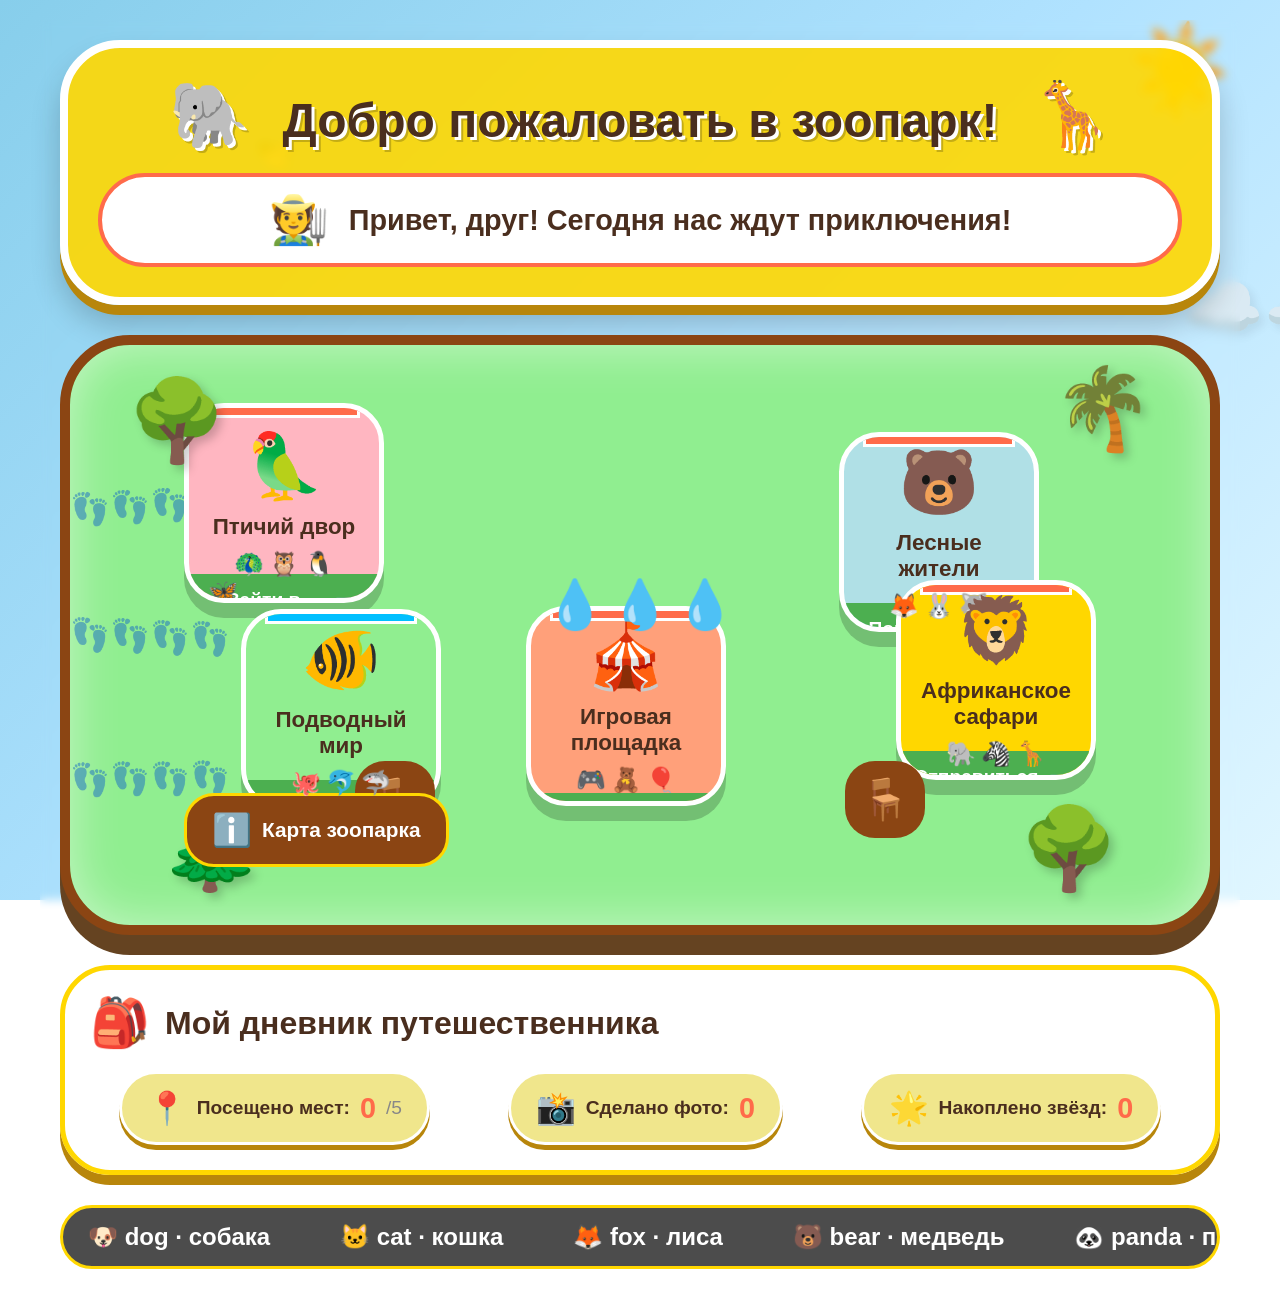
<file: index.html>
<!DOCTYPE html>
<html lang="ru">
<head>
    <meta charset="UTF-8">
    <meta name="viewport" content="width=device-width, initial-scale=1.0">
    <title>🐾 Зоопарк - карта приключений</title>
    <link rel="stylesheet" href="style.css">
</head>
<body>
    <!-- Анимированный фон -->
    <div class="animated-bg">
        <div class="sky-gradient"></div>
        <div class="floating-clouds">
            <div class="cloud" style="top: 10%; left: -10%; animation-duration: 40s;">☁️</div>
            <div class="cloud" style="top: 30%; right: -5%; animation-duration: 35s;">☁️☁️</div>
            <div class="cloud" style="bottom: 20%; left: 20%; animation-duration: 45s;">☁️☁️☁️</div>
            <div class="cloud" style="top: 50%; left: 60%; animation-duration: 38s;">☁️</div>
            <div class="cloud" style="bottom: 40%; right: 30%; animation-duration: 42s;">☁️☁️</div>
        </div>
        
        <!-- Летающие птицы -->
        <div class="flying-birds">
            <div class="bird" style="top: 15%; left: 20%; animation-delay: 0s;">🕊️</div>
            <div class="bird" style="top: 25%; left: 70%; animation-delay: 2s;">🕊️</div>
            <div class="bird" style="top: 45%; left: 30%; animation-delay: 4s;">🕊️</div>
            <div class="bird" style="top: 60%; left: 80%; animation-delay: 1s;">🕊️</div>
        </div>

        <!-- Солнце с лучами -->
        <div class="sun-with-rays">
            <div class="sun">☀️</div>
            <div class="ray"></div>
            <div class="ray"></div>
            <div class="ray"></div>
            <div class="ray"></div>
            <div class="ray"></div>
            <div class="ray"></div>
            <div class="ray"></div>
            <div class="ray"></div>
        </div>
    </div>

    <!-- Главный контейнер -->
    <div class="park-container">
        <!-- Вход в зоопарк -->
        <div class="entrance-gate">
            <h1 class="park-title">
                <span class="title-animal">🐘</span>
                Добро пожаловать в зоопарк!
                <span class="title-animal">🦒</span>
            </h1>
            
            <div class="welcome-message">
                <div class="zookeeper">
                    <span class="keeper-emoji">🧑‍🌾</span>
                    <span class="keeper-text">Привет, друг! Сегодня нас ждут приключения!</span>
                </div>
            </div>
        </div>

        <!-- Карта зоопарка -->
        <div class="park-map">
            <!-- Дорожки с анимацией -->
            <div class="animated-path path1">
                <div class="footprints">👣👣👣👣</div>
            </div>
            <div class="animated-path path2">
                <div class="footprints">👣👣👣👣</div>
            </div>
            <div class="animated-path path3">
                <div class="footprints">👣👣👣👣</div>
            </div>

            <!-- Вольеры с анимацией -->
            <a href="birds.html" class="enclosure birds-house">
                <div class="enclosure-roof"></div>
                <div class="enclosure-content">
                    <div class="enclosure-emoji">🦜</div>
                    <div class="enclosure-name">Птичий двор</div>
                    <div class="animal-previews">
                        <span>🦚</span>
                        <span>🦉</span>
                        <span>🐧</span>
                    </div>
                </div>
                <div class="enclosure-hover">
                    <span class="hover-text">Зайти в гости</span>
                    <span class="hover-arrow">➡️</span>
                </div>
                <!-- Анимированные птички над вольером -->
                <div class="flying-around">
                    <span class="flyer">🦋</span>
                    <span class="flyer">🐝</span>
                </div>
            </a>

            <a href="mammals.html" class="enclosure mammals-house">
                <div class="enclosure-roof"></div>
                <div class="enclosure-content">
                    <div class="enclosure-emoji">🐻</div>
                    <div class="enclosure-name">Лесные жители</div>
                    <div class="animal-previews">
                        <span>🦊</span>
                        <span>🐰</span>
                        <span>🐺</span>
                    </div>
                </div>
                <div class="enclosure-hover">
                    <span class="hover-text">Погладить зверей</span>
                    <span class="hover-arrow">➡️</span>
                </div>
            </a>

            <a href="aquarium.html" class="enclosure aquarium-house">
                <div class="enclosure-roof water-effect"></div>
                <div class="enclosure-content">
                    <div class="enclosure-emoji">🐠</div>
                    <div class="enclosure-name">Подводный мир</div>
                    <div class="animal-previews">
                        <span>🐙</span>
                        <span>🐬</span>
                        <span>🦈</span>
                    </div>
                </div>
                <div class="enclosure-hover">
                    <span class="hover-text">Нырнуть в глубину</span>
                    <span class="hover-arrow">➡️</span>
                </div>
                <!-- Пузырьки -->
                <div class="bubbles-animation">
                    <div class="bubble"></div>
                    <div class="bubble"></div>
                    <div class="bubble"></div>
                </div>
            </a>

            <a href="safari.html" class="enclosure safari-house">
                <div class="enclosure-roof"></div>
                <div class="enclosure-content">
                    <div class="enclosure-emoji">🦁</div>
                    <div class="enclosure-name">Африканское сафари</div>
                    <div class="animal-previews">
                        <span>🐘</span>
                        <span>🦓</span>
                        <span>🦒</span>
                    </div>
                </div>
                <div class="enclosure-hover">
                    <span class="hover-text">Отправиться в сафари</span>
                    <span class="hover-arrow">➡️</span>
                </div>
            </a>

            <a href="game.html" class="enclosure game-house">
                <div class="enclosure-roof"></div>
                <div class="enclosure-content">
                    <div class="enclosure-emoji">🎪</div>
                    <div class="enclosure-name">Игровая площадка</div>
                    <div class="animal-previews">
                        <span>🎮</span>
                        <span>🧸</span>
                        <span>🎈</span>
                    </div>
                </div>
                <div class="enclosure-hover">
                    <span class="hover-text">Поиграть!</span>
                    <span class="hover-arrow">➡️</span>
                </div>
            </a>

            <!-- Декоративные элементы -->
            <div class="park-tree tree1">🌳</div>
            <div class="park-tree tree2">🌴</div>
            <div class="park-tree tree3">🌲</div>
            <div class="park-tree tree4">🌳</div>
            
            <div class="park-bench bench1">🪑</div>
            <div class="park-bench bench2">🪑</div>
            
            <div class="water-fountain">
                <span class="fountain-water">💧</span>
                <span class="fountain-water">💧</span>
                <span class="fountain-water">💧</span>
            </div>

            <div class="information-board">
                <span class="info-icon">ℹ️</span>
                <span class="info-text">Карта зоопарка</span>
            </div>
        </div>

        <!-- Статистика путешественника -->
        <div class="traveler-stats">
            <div class="stats-card">
                <div class="stats-header">
                    <span class="stats-emoji">🎒</span>
                    <span class="stats-title">Мой дневник путешественника</span>
                </div>
                <div class="stats-content">
                    <div class="stat-item">
                        <span class="stat-icon">📍</span>
                        <span class="stat-label">Посещено мест:</span>
                        <span class="stat-value" id="visitedCount">0</span>
                        <span class="stat-total">/5</span>
                    </div>
                    <div class="stat-item">
                        <span class="stat-icon">📸</span>
                        <span class="stat-label">Сделано фото:</span>
                        <span class="stat-value" id="photosCount">0</span>
                    </div>
                    <div class="stat-item">
                        <span class="stat-icon">🌟</span>
                        <span class="stat-label">Накоплено звёзд:</span>
                        <span class="stat-value" id="starsCount">0</span>
                    </div>
                </div>
            </div>
        </div>

        <!-- Бегущая строка с животными -->
        <div class="animals-ticker">
            <div class="ticker-content">
                <span>🐶 dog · собака</span>
                <span>🐱 cat · кошка</span>
                <span>🦊 fox · лиса</span>
                <span>🐻 bear · медведь</span>
                <span>🐼 panda · панда</span>
                <span>🦁 lion · лев</span>
                <span>🐧 penguin · пингвин</span>
                <span>🐘 elephant · слон</span>
                <span>🦒 giraffe · жираф</span>
            </div>
        </div>
    </div>

    <script>
        // Обновление статистики
        function updateStats() {
            let visited = JSON.parse(localStorage.getItem('visitedEnclosures')) || [];
            let photos = JSON.parse(localStorage.getItem('photos')) || [];
            let stars = localStorage.getItem('stars') || 0;
            
            document.getElementById('visitedCount').textContent = visited.length;
            document.getElementById('photosCount').textContent = photos.length;
            document.getElementById('starsCount').textContent = stars;
        }
        
        updateStats();
        
        // Добавляем звёзды при посещении
        setInterval(updateStats, 1000);
    </script>
</body>
</html>
</file>
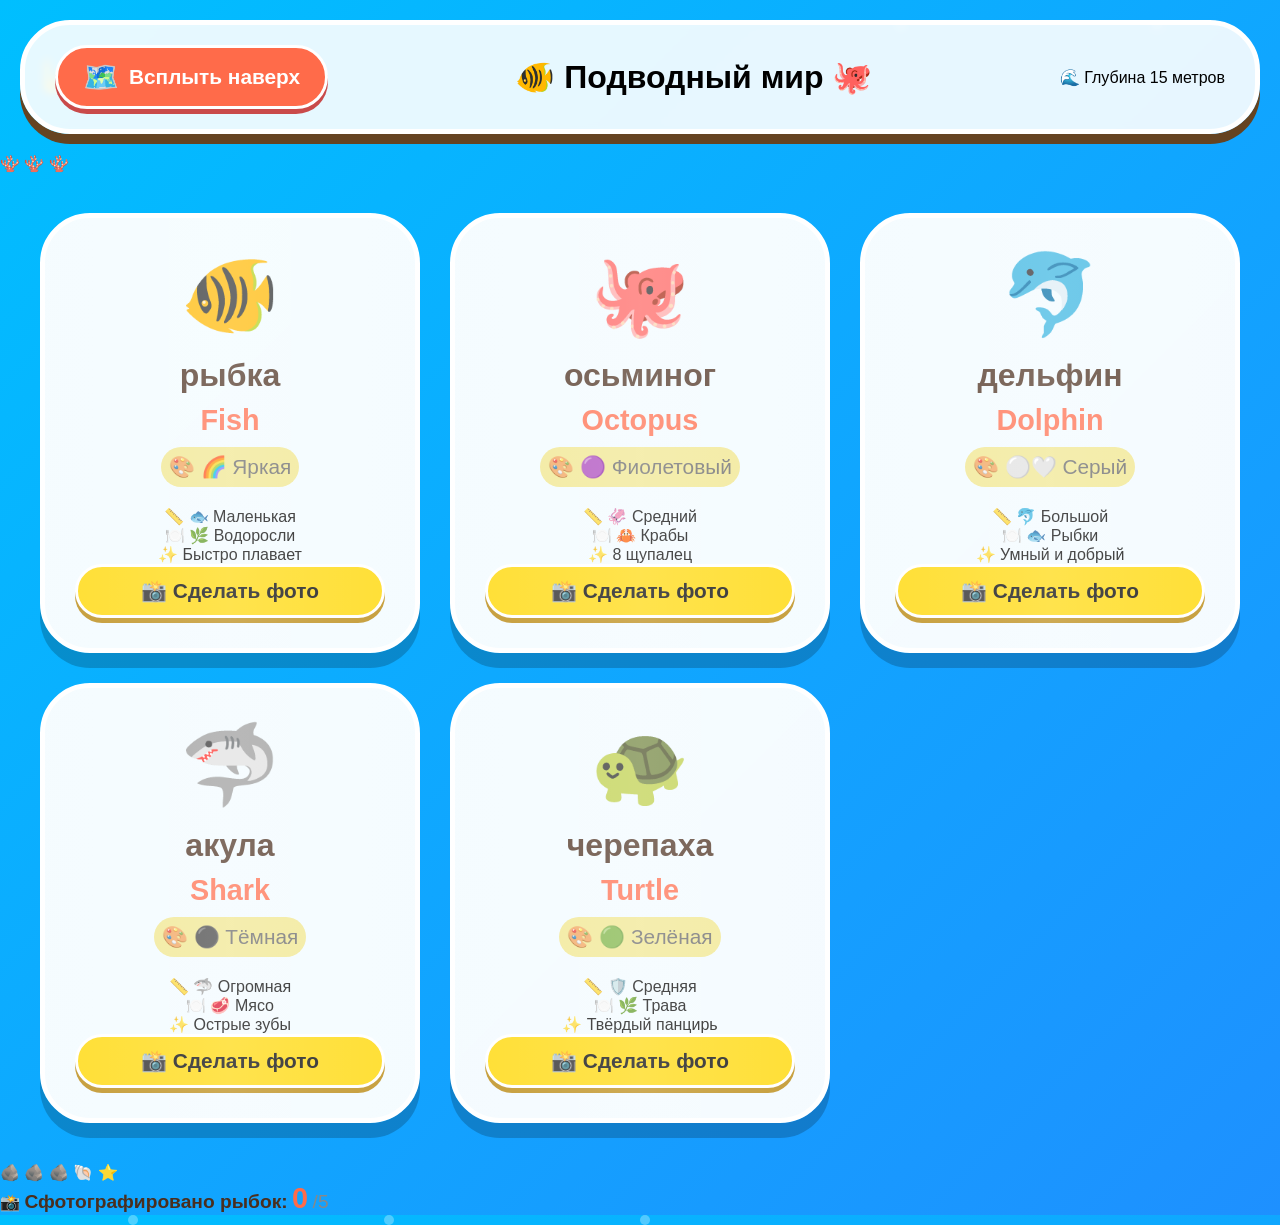
<file: aquarium.html>
<!DOCTYPE html>
<html lang="ru">
<head>
    <meta charset="UTF-8">
    <meta name="viewport" content="width=device-width, initial-scale=1.0">
    <title>🐠 Подводный мир · Зоопарк</title>
    <link rel="stylesheet" href="style.css">
</head>
<body class="enclosure-page aquarium-page">
    <!-- Подводный фон с пузырьками -->
    <div class="underwater-bg">
        <div class="water-surface"></div>
        <div class="bubbles-animation">
            <div class="bubble" style="left: 10%; animation-duration: 3s;"></div>
            <div class="bubble" style="left: 30%; animation-duration: 4s;"></div>
            <div class="bubble" style="left: 50%; animation-duration: 5s;"></div>
            <div class="bubble" style="left: 70%; animation-duration: 3.5s;"></div>
            <div class="bubble" style="left: 90%; animation-duration: 4.5s;"></div>
        </div>
        <div class="sun-rays-underwater">
            <div class="ray"></div>
            <div class="ray"></div>
            <div class="ray"></div>
        </div>
    </div>

    <!-- Шапка аквариума -->
    <div class="enclosure-header">
        <a href="index.html" class="map-return">
            <span class="return-icon">🗺️</span>
            Всплыть наверх
        </a>
        <h1 class="enclosure-title">
            <span class="title-deco">🐠</span>
            Подводный мир
            <span class="title-deco">🐙</span>
        </h1>
        <div class="depth-meter">
            <span class="depth-icon">🌊</span>
            Глубина 15 метров
        </div>
    </div>

    <!-- Аквариум -->
    <div class="aquarium-tank">
        <!-- Водоросли -->
        <div class="seaweed-group">
            <div class="seaweed seaweed1"></div>
            <div class="seaweed seaweed2"></div>
            <div class="seaweed seaweed3"></div>
            <div class="seaweed seaweed4"></div>
        </div>

        <!-- Кораллы -->
        <div class="coral-reef">
            <span class="coral">🪸</span>
            <span class="coral">🪸</span>
            <span class="coral">🪸</span>
        </div>

        <!-- Рыбки -->
        <div class="fish-grid" id="fishGrid"></div>

        <!-- Камушки на дне -->
        <div class="seabed">
            <span class="rock">🪨</span>
            <span class="rock">🪨</span>
            <span class="rock">🪨</span>
            <span class="shell">🐚</span>
            <span class="starfish">⭐</span>
        </div>
    </div>

    <!-- Статистика -->
    <div class="enclosure-stats">
        <div class="stat-badge">
            <span class="stat-emoji">📸</span>
            <span class="stat-label">Сфотографировано рыбок:</span>
            <span class="stat-value" id="fishCount">0</span>
            <span class="stat-total">/5</span>
        </div>
    </div>

    <script>
        // База данных морских обитателей
        const fish = [
            { 
                emoji: '🐠', 
                english: 'fish', 
                russian: 'рыбка', 
                color: '🌈 Яркая',
                size: '🐟 Маленькая',
                food: '🌿 Водоросли',
                feature: 'Быстро плавает'
            },
            { 
                emoji: '🐙', 
                english: 'octopus', 
                russian: 'осьминог', 
                color: '🟣 Фиолетовый',
                size: '🦑 Средний',
                food: '🦀 Крабы',
                feature: '8 щупалец'
            },
            { 
                emoji: '🐬', 
                english: 'dolphin', 
                russian: 'дельфин', 
                color: '⚪🤍 Серый',
                size: '🐬 Большой',
                food: '🐟 Рыбки',
                feature: 'Умный и добрый'
            },
            { 
                emoji: '🦈', 
                english: 'shark', 
                russian: 'акула', 
                color: '⚫ Тёмная',
                size: '🦈 Огромная',
                food: '🥩 Мясо',
                feature: 'Острые зубы'
            },
            { 
                emoji: '🐢', 
                english: 'turtle', 
                russian: 'черепаха', 
                color: '🟢 Зелёная',
                size: '🛡️ Средняя',
                food: '🌿 Трава',
                feature: 'Твёрдый панцирь'
            }
        ];

        let studiedFish = JSON.parse(localStorage.getItem('studiedFish')) || [];

        function renderFish() {
            const grid = document.getElementById('fishGrid');
            grid.innerHTML = '';
            
            fish.forEach((fishItem, index) => {
                const isLearned = studiedFish.includes(fishItem.english);
                const card = document.createElement('div');
                card.className = `fish-card ${isLearned ? 'learned' : ''}`;
                card.setAttribute('data-fish', fishItem.english);
                
                card.innerHTML = `
                    <div class="fish-emoji">${fishItem.emoji}</div>
                    <div class="fish-name">${fishItem.russian}</div>
                    <div class="fish-english">${fishItem.english}</div>
                    <div class="fish-details">
                        <div class="fish-color">🎨 ${fishItem.color}</div>
                        <div class="fish-size">📏 ${fishItem.size}</div>
                        <div class="fish-food">🍽️ ${fishItem.food}</div>
                        <div class="fish-feature">✨ ${fishItem.feature}</div>
                    </div>
                    <button class="learn-btn" onclick="learnFish('${fishItem.english}')">
                        ${isLearned ? '✅ Сфоткано' : '📸 Сделать фото'}
                    </button>
                `;
                
                grid.appendChild(card);
            });
            
            updateFishCount();
        }

        window.learnFish = function(fishName) {
            if (!studiedFish.includes(fishName)) {
                studiedFish.push(fishName);
                localStorage.setItem('studiedFish', JSON.stringify(studiedFish));
                
                let photos = JSON.parse(localStorage.getItem('photos')) || [];
                photos.push(`fish_${fishName}_${Date.now()}`);
                localStorage.setItem('photos', JSON.stringify(photos));
                
                let stars = parseInt(localStorage.getItem('stars')) || 0;
                stars += 1;
                localStorage.setItem('stars', stars);
                
                renderFish();
            }
        };

        function updateFishCount() {
            document.getElementById('fishCount').textContent = studiedFish.length;
        }

        renderFish();
    </script>
</body>
</html>
</file>
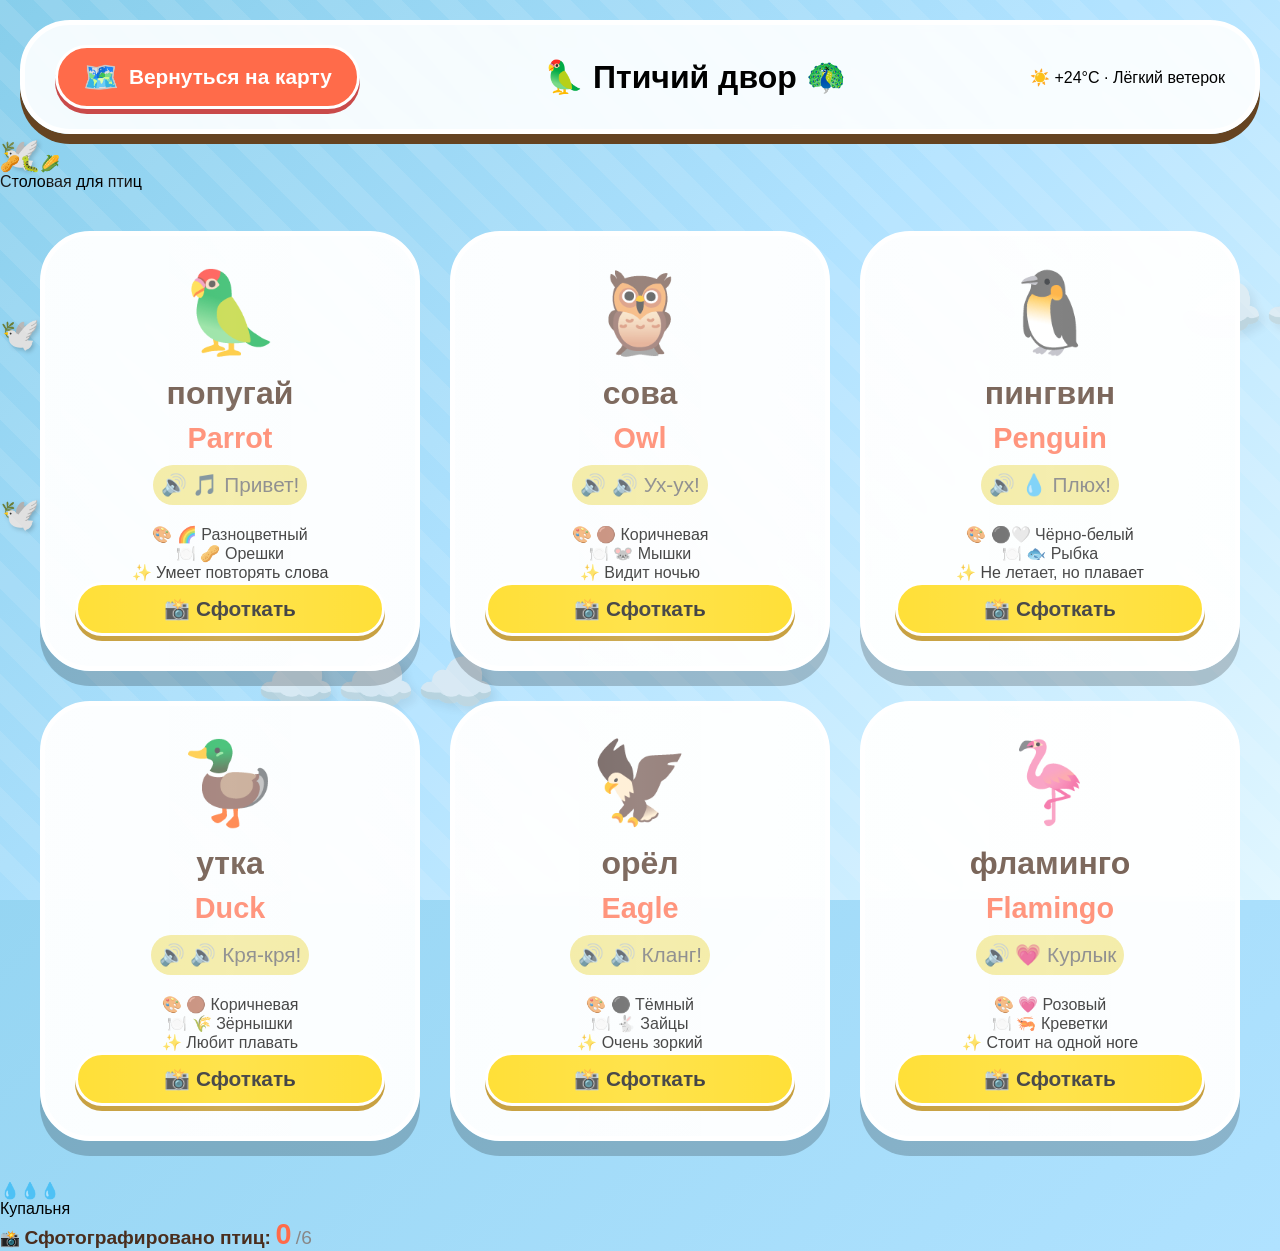
<file: birds.html>
<!DOCTYPE html>
<html lang="ru">
<head>
    <meta charset="UTF-8">
    <meta name="viewport" content="width=device-width, initial-scale=1.0">
    <title>🦜 Птичий двор · Зоопарк</title>
    <link rel="stylesheet" href="style.css">
</head>
<body class="enclosure-page birds-page">
    <!-- Фон с облаками и летающими птицами -->
    <div class="animated-bg">
        <div class="sky-gradient"></div>
        <div class="floating-clouds">
            <div class="cloud" style="top: 10%; left: -10%;">☁️</div>
            <div class="cloud" style="top: 30%; right: -5%;">☁️☁️</div>
            <div class="cloud" style="bottom: 20%; left: 20%;">☁️☁️☁️</div>
        </div>
        <div class="flying-birds">
            <div class="bird" style="top: 15%;">🕊️</div>
            <div class="bird" style="top: 35%; animation-delay: 2s;">🕊️</div>
            <div class="bird" style="top: 55%; animation-delay: 4s;">🕊️</div>
        </div>
    </div>

    <!-- Шапка вольера -->
    <div class="enclosure-header">
        <a href="index.html" class="map-return">
            <span class="return-icon">🗺️</span>
            Вернуться на карту
        </a>
        <h1 class="enclosure-title">
            <span class="title-deco">🦜</span>
            Птичий двор
            <span class="title-deco">🦚</span>
        </h1>
        <div class="weather-badge">
            <span class="weather-icon">☀️</span>
            +24°C · Лёгкий ветерок
        </div>
    </div>

    <!-- Птичий вольер -->
    <div class="aviary">
        <!-- Ветки для птиц -->
        <div class="branches">
            <div class="branch branch1"></div>
            <div class="branch branch2"></div>
            <div class="branch branch3"></div>
        </div>

        <!-- Кормушка -->
        <div class="bird-feeder">
            <div class="feeder">🥜🐛🌽</div>
            <div class="feeder-text">Столовая для птиц</div>
        </div>

        <!-- Сетка с птицами -->
        <div class="birds-grid" id="birdsGrid">
            <!-- Карточки добавляются через JS -->
        </div>

        <!-- Поилка -->
        <div class="water-bath">
            <div class="bath-water">💧💧💧</div>
            <div class="bath-text">Купальня</div>
        </div>
    </div>

    <!-- Счётчик изученных птиц -->
    <div class="enclosure-stats">
        <div class="stat-badge">
            <span class="stat-emoji">📸</span>
            <span class="stat-label">Сфотографировано птиц:</span>
            <span class="stat-value" id="birdsCount">0</span>
            <span class="stat-total">/6</span>
        </div>
    </div>

    <script>
        // База данных птиц
        const birds = [
            { 
                emoji: '🦜', 
                english: 'parrot', 
                russian: 'попугай', 
                sound: '🎵 Привет!',
                color: '🌈 Разноцветный',
                food: '🥜 Орешки',
                fact: 'Умеет повторять слова'
            },
            { 
                emoji: '🦉', 
                english: 'owl', 
                russian: 'сова', 
                sound: '🔊 Ух-ух!',
                color: '🟤 Коричневая',
                food: '🐭 Мышки',
                fact: 'Видит ночью'
            },
            { 
                emoji: '🐧', 
                english: 'penguin', 
                russian: 'пингвин', 
                sound: '💧 Плюх!',
                color: '⚫🤍 Чёрно-белый',
                food: '🐟 Рыбка',
                fact: 'Не летает, но плавает'
            },
            { 
                emoji: '🦆', 
                english: 'duck', 
                russian: 'утка', 
                sound: '🔊 Кря-кря!',
                color: '🟤 Коричневая',
                food: '🌾 Зёрнышки',
                fact: 'Любит плавать'
            },
            { 
                emoji: '🦅', 
                english: 'eagle', 
                russian: 'орёл', 
                sound: '🔊 Кланг!',
                color: '⚫ Тёмный',
                food: '🐇 Зайцы',
                fact: 'Очень зоркий'
            },
            { 
                emoji: '🦩', 
                english: 'flamingo', 
                russian: 'фламинго', 
                sound: '💗 Курлык',
                color: '💗 Розовый',
                food: '🦐 Креветки',
                fact: 'Стоит на одной ноге'
            }
        ];

        // Загружаем изученных птиц
        let studiedBirds = JSON.parse(localStorage.getItem('studiedBirds')) || [];

        // Отрисовка карточек
        function renderBirds() {
            const grid = document.getElementById('birdsGrid');
            grid.innerHTML = '';
            
            birds.forEach((bird, index) => {
                const isLearned = studiedBirds.includes(bird.english);
                const card = document.createElement('div');
                card.className = `bird-card ${isLearned ? 'learned' : ''}`;
                card.setAttribute('data-bird', bird.english);
                
                card.innerHTML = `
                    <div class="bird-emoji">${bird.emoji}</div>
                    <div class="bird-name">${bird.russian}</div>
                    <div class="bird-english">${bird.english}</div>
                    <div class="bird-details">
                        <div class="bird-sound">🔊 ${bird.sound}</div>
                        <div class="bird-color">🎨 ${bird.color}</div>
                        <div class="bird-food">🍽️ ${bird.food}</div>
                        <div class="bird-fact">✨ ${bird.fact}</div>
                    </div>
                    <button class="learn-btn" onclick="learnBird('${bird.english}')">
                        ${isLearned ? '✅ Изучено' : '📸 Сфоткать'}
                    </button>
                `;
                
                grid.appendChild(card);
            });
            
            updateBirdsCount();
        }

        // Функция изучения птицы
        window.learnBird = function(birdName) {
            if (!studiedBirds.includes(birdName)) {
                studiedBirds.push(birdName);
                localStorage.setItem('studiedBirds', JSON.stringify(studiedBirds));
                
                // Добавляем фото в альбом
                let photos = JSON.parse(localStorage.getItem('photos')) || [];
                photos.push(`bird_${birdName}_${Date.now()}`);
                localStorage.setItem('photos', JSON.stringify(photos));
                
                // Добавляем звёзды
                let stars = parseInt(localStorage.getItem('stars')) || 0;
                stars += 1;
                localStorage.setItem('stars', stars);
                
                renderBirds();
            }
        };

        // Обновление счётчика
        function updateBirdsCount() {
            document.getElementById('birdsCount').textContent = studiedBirds.length;
        }

        // Инициализация
        renderBirds();

        // Автообновление статистики
        setInterval(updateBirdsCount, 1000);
    </script>
</body>
</html>
</file>
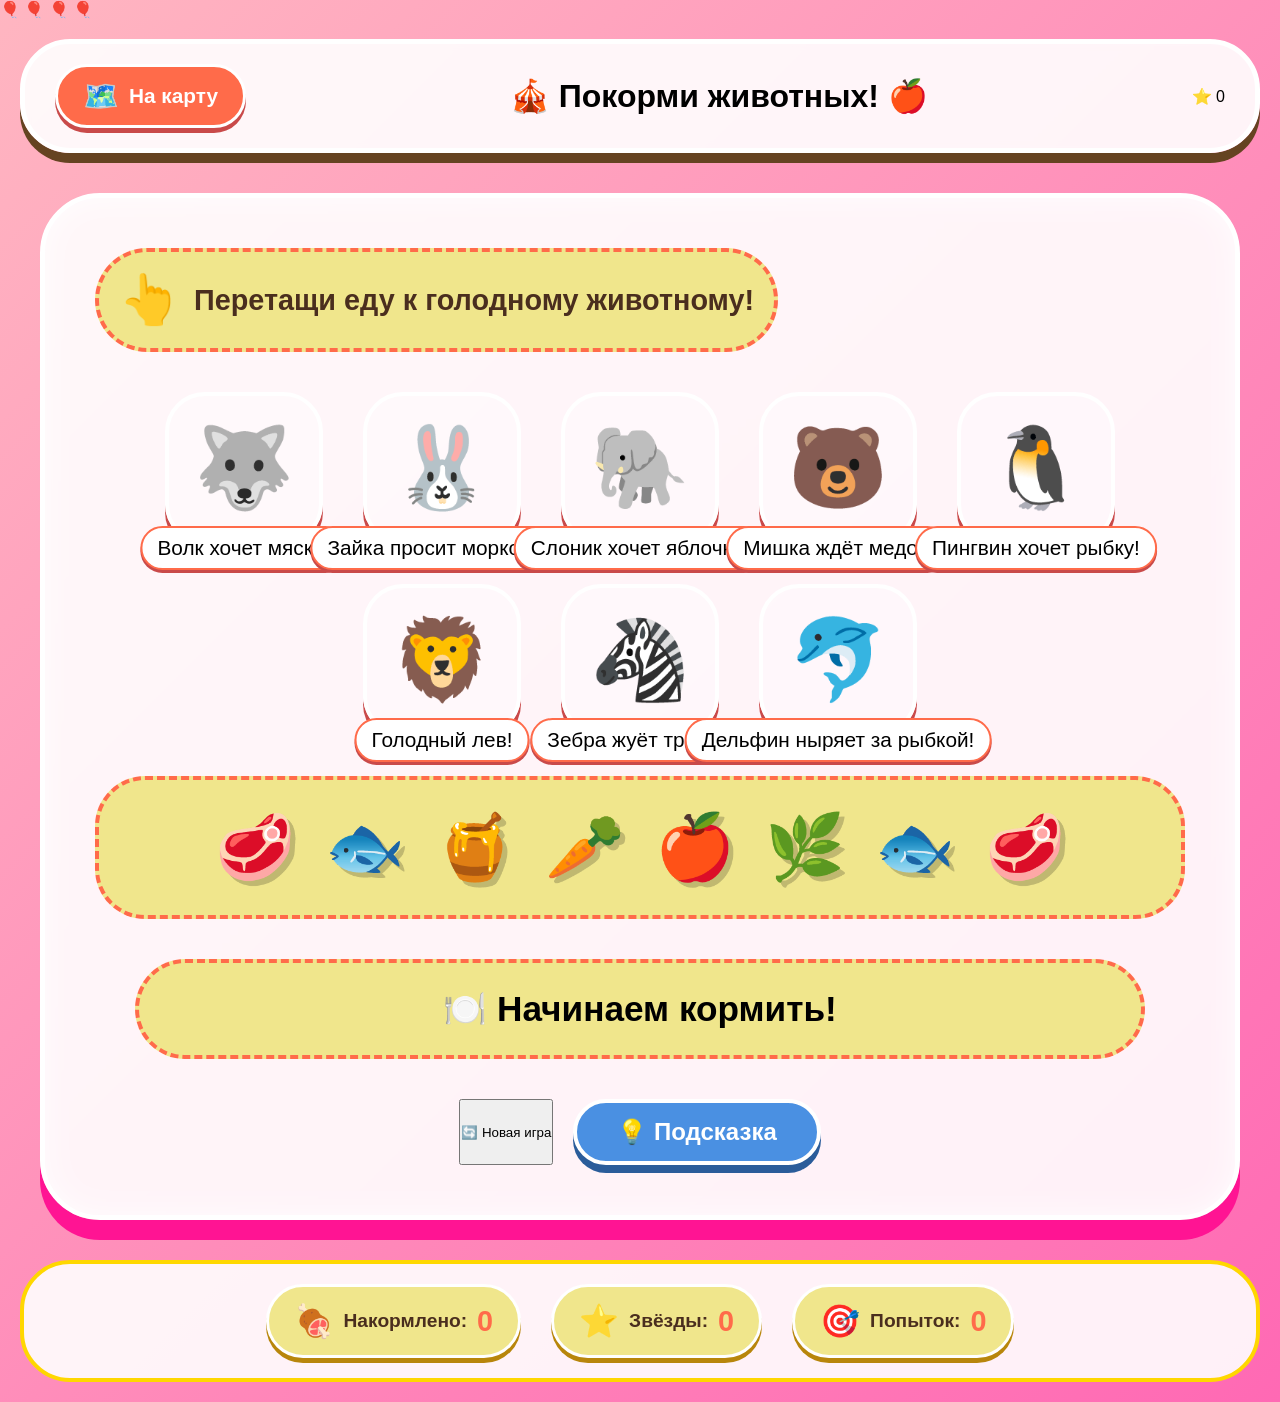
<file: game.html>
<!DOCTYPE html>
<html lang="ru">
<head>
    <meta charset="UTF-8">
    <meta name="viewport" content="width=device-width, initial-scale=1.0">
    <title>🎪 Покорми животных · Игра</title>
    <link rel="stylesheet" href="style.css">
</head>
<body class="game-page">
    <!-- Праздничный фон -->
    <div class="game-bg">
        <div class="balloons">
            <span class="balloon">🎈</span>
            <span class="balloon">🎈</span>
            <span class="balloon">🎈</span>
            <span class="balloon">🎈</span>
        </div>
        <div class="confetti"></div>
    </div>

    <!-- Шапка игры -->
    <div class="enclosure-header">
        <a href="index.html" class="map-return">
            <span class="return-icon">🗺️</span>
            На карту
        </a>
        <h1 class="enclosure-title">
            <span class="title-deco">🎪</span>
            Покорми животных!
            <span class="title-deco">🍎</span>
        </h1>
        <div class="game-score" id="gameScoreDisplay">
            <span class="score-icon">⭐</span>
            <span class="score-value" id="gameScore">0</span>
        </div>
    </div>

    <!-- Игровая зона -->
    <div class="game-zone">
        <div class="game-instructions">
            <div class="instruction-bubble">
                <span class="bubble-emoji">👆</span>
                <span class="bubble-text">Перетащи еду к голодному животному!</span>
            </div>
        </div>

        <!-- Голодные животные -->
        <div class="hungry-animals" id="hungryAnimals"></div>

        <!-- Еда -->
        <div class="food-items" id="foodItems">
            <div class="food-item" draggable="true" data-food="meat" data-animal="lion">🥩</div>
            <div class="food-item" draggable="true" data-food="fish" data-animal="penguin">🐟</div>
            <div class="food-item" draggable="true" data-food="honey" data-animal="bear">🍯</div>
            <div class="food-item" draggable="true" data-food="carrot" data-animal="rabbit">🥕</div>
            <div class="food-item" draggable="true" data-food="apple" data-animal="elephant">🍎</div>
            <div class="food-item" draggable="true" data-food="grass" data-animal="zebra">🌿</div>
            <div class="food-item" draggable="true" data-food="fish" data-animal="dolphin">🐟</div>
            <div class="food-item" draggable="true" data-food="meat" data-animal="wolf">🥩</div>
        </div>

        <!-- Сообщение игры -->
        <div class="game-message" id="gameMessage">
            🍽️ Начинаем кормить!
        </div>

        <!-- Кнопки -->
        <div class="game-buttons">
            <button class="new-game-btn" onclick="resetGame()">
                🔄 Новая игра
            </button>
            <button class="hint-btn" onclick="showHint()">
                💡 Подсказка
            </button>
        </div>
    </div>

    <!-- Статистика игры -->
    <div class="game-stats-panel">
        <div class="stat-item">
            <span class="stat-icon">🍖</span>
            <span class="stat-label">Накормлено:</span>
            <span class="stat-value" id="fedCount">0</span>
        </div>
        <div class="stat-item">
            <span class="stat-icon">⭐</span>
            <span class="stat-label">Звёзды:</span>
            <span class="stat-value" id="starsCount">0</span>
        </div>
        <div class="stat-item">
            <span class="stat-icon">🎯</span>
            <span class="stat-label">Попыток:</span>
            <span class="stat-value" id="attemptsCount">0</span>
        </div>
    </div>

    <style>
        /* Дополнительные стили для игры */
        .game-stats-panel {
            display: flex;
            justify-content: center;
            gap: 30px;
            background: rgba(255,255,255,0.9);
            padding: 20px;
            border-radius: 50px;
            margin: 20px;
            border: 4px solid #FFD700;
        }

        .game-buttons {
            display: flex;
            justify-content: center;
            gap: 20px;
            margin-top: 30px;
        }

        .hint-btn {
            background: #4A90E2;
            color: white;
            border: none;
            padding: 15px 40px;
            border-radius: 50px;
            font-size: 1.5rem;
            font-weight: 700;
            cursor: pointer;
            border: 4px solid white;
            box-shadow: 0 8px 0 #2A5C9A;
            transition: 0.1s;
        }

        .hint-btn:hover {
            transform: translateY(-3px);
            box-shadow: 0 11px 0 #2A5C9A;
        }

        .hint-btn:active {
            transform: translateY(8px);
            box-shadow: 0 0px 0 #2A5C9A;
        }

        .instruction-bubble {
            background: #F0E68C;
            padding: 20px;
            border-radius: 60px;
            display: inline-flex;
            align-items: center;
            gap: 15px;
            border: 4px dashed #FF6B4A;
            animation: pulse 2s infinite;
        }

        .bubble-emoji {
            font-size: 3rem;
        }

        .bubble-text {
            font-size: 1.8rem;
            font-weight: 700;
            color: #4A2E1E;
        }
    </style>

    <script>
        // База животных для игры
        const gameAnimals = [
            { emoji: '🦁', name: 'lion', food: '🥩', hungry: 'Голодный лев!' },
            { emoji: '🐧', name: 'penguin', food: '🐟', hungry: 'Пингвин хочет рыбку!' },
            { emoji: '🐻', name: 'bear', food: '🍯', hungry: 'Мишка ждёт медок!' },
            { emoji: '🐰', name: 'rabbit', food: '🥕', hungry: 'Зайка просит морковку!' },
            { emoji: '🐘', name: 'elephant', food: '🍎', hungry: 'Слоник хочет яблочко!' },
            { emoji: '🦓', name: 'zebra', food: '🌿', hungry: 'Зебра жуёт травку!' },
            { emoji: '🐬', name: 'dolphin', food: '🐟', hungry: 'Дельфин ныряет за рыбкой!' },
            { emoji: '🐺', name: 'wolf', food: '🥩', hungry: 'Волк хочет мяска!' }
        ];

        let fedAnimals = [];
        let attempts = 0;
        let gameStars = 0;

        // Загружаем звёзды
        gameStars = parseInt(localStorage.getItem('stars')) || 0;
        updateStars();

        function renderGame() {
            const container = document.getElementById('hungryAnimals');
            container.innerHTML = '';
            
            // Перемешиваем животных
            const shuffled = [...gameAnimals].sort(() => Math.random() - 0.5);
            
            shuffled.forEach(animal => {
                const isFed = fedAnimals.includes(animal.name);
                const slot = document.createElement('div');
                slot.className = `animal-slot ${isFed ? 'fed' : ''}`;
                slot.setAttribute('data-animal', animal.name);
                slot.setAttribute('data-food', animal.food);
                slot.setAttribute('data-hungry', animal.hungry);
                slot.innerHTML = animal.emoji;
                
                slot.addEventListener('dragover', (e) => e.preventDefault());
                slot.addEventListener('drop', (e) => {
                    e.preventDefault();
                    const food = e.dataTransfer.getData('text/plain');
                    feedAnimal(slot, food);
                });
                
                container.appendChild(slot);
            });
        }

        function feedAnimal(slot, food) {
            const animal = slot.dataset.animal;
            const message = document.getElementById('gameMessage');
            
            attempts++;
            document.getElementById('attemptsCount').textContent = attempts;
            
            if (fedAnimals.includes(animal)) {
                message.innerHTML = '😋 Это животное уже сытое!';
                message.style.background = '#FFB6C1';
                return;
            }
            
            if (food === slot.dataset.food) {
                slot.classList.add('fed');
                fedAnimals.push(animal);
                gameStars++;
                
                // Сохраняем звёзды
                localStorage.setItem('stars', gameStars);
                updateStars();
                
                message.innerHTML = '🎉 Правильно! Животное довольно! +1 звезда';
                message.style.background = '#90EE90';
                
                document.getElementById('fedCount').textContent = fedAnimals.length;
                
                // Проверка победы
                if (fedAnimals.length === gameAnimals.length) {
                    message.innerHTML = '🏆 Ты покормил всех животных! Молодец! +5 звёзд';
                    gameStars += 5;
                    localStorage.setItem('stars', gameStars);
                    updateStars();
                    
                    // Праздничная анимация
                    createConfetti();
                }
            } else {
                message.innerHTML = '😕 Это животное не ест такую еду!';
                message.style.background = '#FFB6C1';
            }
        }

        function resetGame() {
            fedAnimals = [];
            attempts = 0;
            document.getElementById('fedCount').textContent = '0';
            document.getElementById('attemptsCount').textContent = '0';
            document.getElementById('gameMessage').innerHTML = '🍽️ Новая игра! Корми животных!';
            document.getElementById('gameMessage').style.background = '#F0E68C';
            renderGame();
        }

        function showHint() {
            const hungryLeft = gameAnimals.length - fedAnimals.length;
            alert(`🐾 Осталось покормить ${hungryLeft} животных! Каждый любит свою еду.`);
        }

        function updateStars() {
            document.getElementById('gameScore').textContent = gameStars;
            document.getElementById('starsCount').textContent = gameStars;
        }

        function createConfetti() {
            for (let i = 0; i < 10; i++) {
                setTimeout(() => {
                    const confetti = document.createElement('div');
                    confetti.innerHTML = '🎉';
                    confetti.style.position = 'fixed';
                    confetti.style.left = Math.random() * 100 + '%';
                    confetti.style.top = '-50px';
                    confetti.style.fontSize = '3rem';
                    confetti.style.zIndex = '1000';
                    confetti.style.animation = `fall ${Math.random() * 3 + 2}s linear`;
                    document.body.appendChild(confetti);
                    
                    setTimeout(() => confetti.remove(), 5000);
                }, i * 200);
            }
        }

        // Drag and drop
        document.querySelectorAll('.food-item').forEach(item => {
            item.addEventListener('dragstart', (e) => {
                e.dataTransfer.setData('text/plain', e.target.dataset.food);
                e.target.style.opacity = '0.5';
            });
            item.addEventListener('dragend', (e) => {
                e.target.style.opacity = '1';
            });
        });

        // Анимация падения
        const style = document.createElement('style');
        style.textContent = `
            @keyframes fall {
                0% { transform: translateY(0) rotate(0deg); }
                100% { transform: translateY(100vh) rotate(360deg); }
            }
        `;
        document.head.appendChild(style);

        // Старт игры
        renderGame();
    </script>
</body>
</html>
</file>
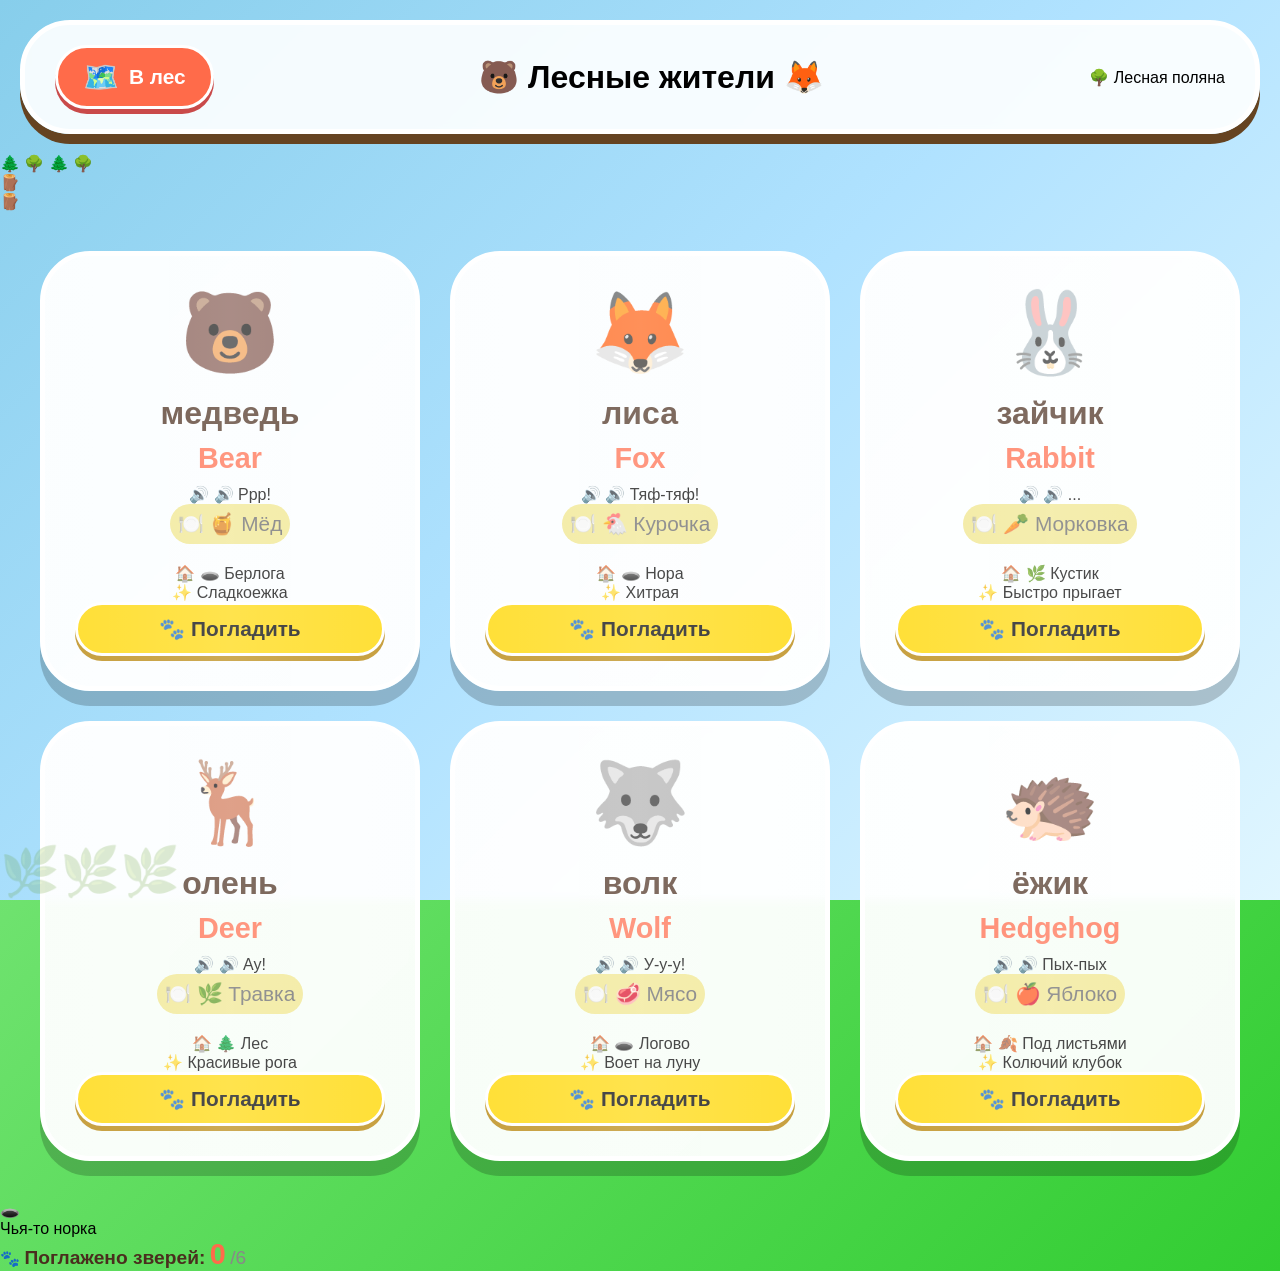
<file: mammals.html>
<!DOCTYPE html>
<html lang="ru">
<head>
    <meta charset="UTF-8">
    <meta name="viewport" content="width=device-width, initial-scale=1.0">
    <title>🐻 Лесные жители · Зоопарк</title>
    <link rel="stylesheet" href="style.css">
</head>
<body class="enclosure-page mammals-page">
    <!-- Лесной фон -->
    <div class="animated-bg">
        <div class="sky-gradient"></div>
        <div class="forest-bg">
            <div class="tree-line"></div>
            <div class="falling-leaves">
                <span class="leaf">🍂</span>
                <span class="leaf">🍃</span>
                <span class="leaf">🍁</span>
            </div>
        </div>
    </div>

    <!-- Шапка вольера -->
    <div class="enclosure-header">
        <a href="index.html" class="map-return">
            <span class="return-icon">🗺️</span>
            В лес
        </a>
        <h1 class="enclosure-title">
            <span class="title-deco">🐻</span>
            Лесные жители
            <span class="title-deco">🦊</span>
        </h1>
        <div class="weather-badge">
            <span class="weather-icon">🌳</span>
            Лесная поляна
        </div>
    </div>

    <!-- Лесной вольер -->
    <div class="forest-enclosure">
        <!-- Деревья -->
        <div class="forest-trees">
            <span class="forest-tree">🌲</span>
            <span class="forest-tree">🌳</span>
            <span class="forest-tree">🌲</span>
            <span class="forest-tree">🌳</span>
        </div>

        <!-- Пеньки для сидения -->
        <div class="stumps">
            <div class="stump">🪵</div>
            <div class="stump">🪵</div>
        </div>

        <!-- Сетка с животными -->
        <div class="mammals-grid" id="mammalsGrid"></div>

        <!-- Берлога -->
        <div class="den">
            <div class="den-entrance">🕳️</div>
            <div class="den-text">Чья-то норка</div>
        </div>
    </div>

    <!-- Статистика -->
    <div class="enclosure-stats">
        <div class="stat-badge">
            <span class="stat-emoji">🐾</span>
            <span class="stat-label">Поглажено зверей:</span>
            <span class="stat-value" id="mammalsCount">0</span>
            <span class="stat-total">/6</span>
        </div>
    </div>

    <script>
        // База данных лесных животных
        const mammals = [
            { 
                emoji: '🐻', 
                english: 'bear', 
                russian: 'медведь', 
                sound: '🔊 Ррр!',
                food: '🍯 Мёд',
                home: '🕳️ Берлога',
                trait: 'Сладкоежка'
            },
            { 
                emoji: '🦊', 
                english: 'fox', 
                russian: 'лиса', 
                sound: '🔊 Тяф-тяф!',
                food: '🐔 Курочка',
                home: '🕳️ Нора',
                trait: 'Хитрая'
            },
            { 
                emoji: '🐰', 
                english: 'rabbit', 
                russian: 'зайчик', 
                sound: '🔊 ...',
                food: '🥕 Морковка',
                home: '🌿 Кустик',
                trait: 'Быстро прыгает'
            },
            { 
                emoji: '🦌', 
                english: 'deer', 
                russian: 'олень', 
                sound: '🔊 Ау!',
                food: '🌿 Травка',
                home: '🌲 Лес',
                trait: 'Красивые рога'
            },
            { 
                emoji: '🐺', 
                english: 'wolf', 
                russian: 'волк', 
                sound: '🔊 У-у-у!',
                food: '🥩 Мясо',
                home: '🕳️ Логово',
                trait: 'Воет на луну'
            },
            { 
                emoji: '🦔', 
                english: 'hedgehog', 
                russian: 'ёжик', 
                sound: '🔊 Пых-пых',
                food: '🍎 Яблоко',
                home: '🍂 Под листьями',
                trait: 'Колючий клубок'
            }
        ];

        let studiedMammals = JSON.parse(localStorage.getItem('studiedMammals')) || [];

        function renderMammals() {
            const grid = document.getElementById('mammalsGrid');
            grid.innerHTML = '';
            
            mammals.forEach((mammal, index) => {
                const isLearned = studiedMammals.includes(mammal.english);
                const card = document.createElement('div');
                card.className = `mammal-card ${isLearned ? 'learned' : ''}`;
                card.setAttribute('data-mammal', mammal.english);
                
                card.innerHTML = `
                    <div class="mammal-emoji">${mammal.emoji}</div>
                    <div class="mammal-name">${mammal.russian}</div>
                    <div class="mammal-english">${mammal.english}</div>
                    <div class="mammal-details">
                        <div class="mammal-sound">🔊 ${mammal.sound}</div>
                        <div class="mammal-food">🍽️ ${mammal.food}</div>
                        <div class="mammal-home">🏠 ${mammal.home}</div>
                        <div class="mammal-trait">✨ ${mammal.trait}</div>
                    </div>
                    <button class="learn-btn" onclick="learnMammal('${mammal.english}')">
                        ${isLearned ? '✅ Поглажен' : '🐾 Погладить'}
                    </button>
                `;
                
                grid.appendChild(card);
            });
            
            updateMammalsCount();
        }

        window.learnMammal = function(mammalName) {
            if (!studiedMammals.includes(mammalName)) {
                studiedMammals.push(mammalName);
                localStorage.setItem('studiedMammals', JSON.stringify(studiedMammals));
                
                let photos = JSON.parse(localStorage.getItem('photos')) || [];
                photos.push(`mammal_${mammalName}_${Date.now()}`);
                localStorage.setItem('photos', JSON.stringify(photos));
                
                let stars = parseInt(localStorage.getItem('stars')) || 0;
                stars += 1;
                localStorage.setItem('stars', stars);
                
                renderMammals();
            }
        };

        function updateMammalsCount() {
            document.getElementById('mammalsCount').textContent = studiedMammals.length;
        }

        renderMammals();
    </script>
</body>
</html>
</file>
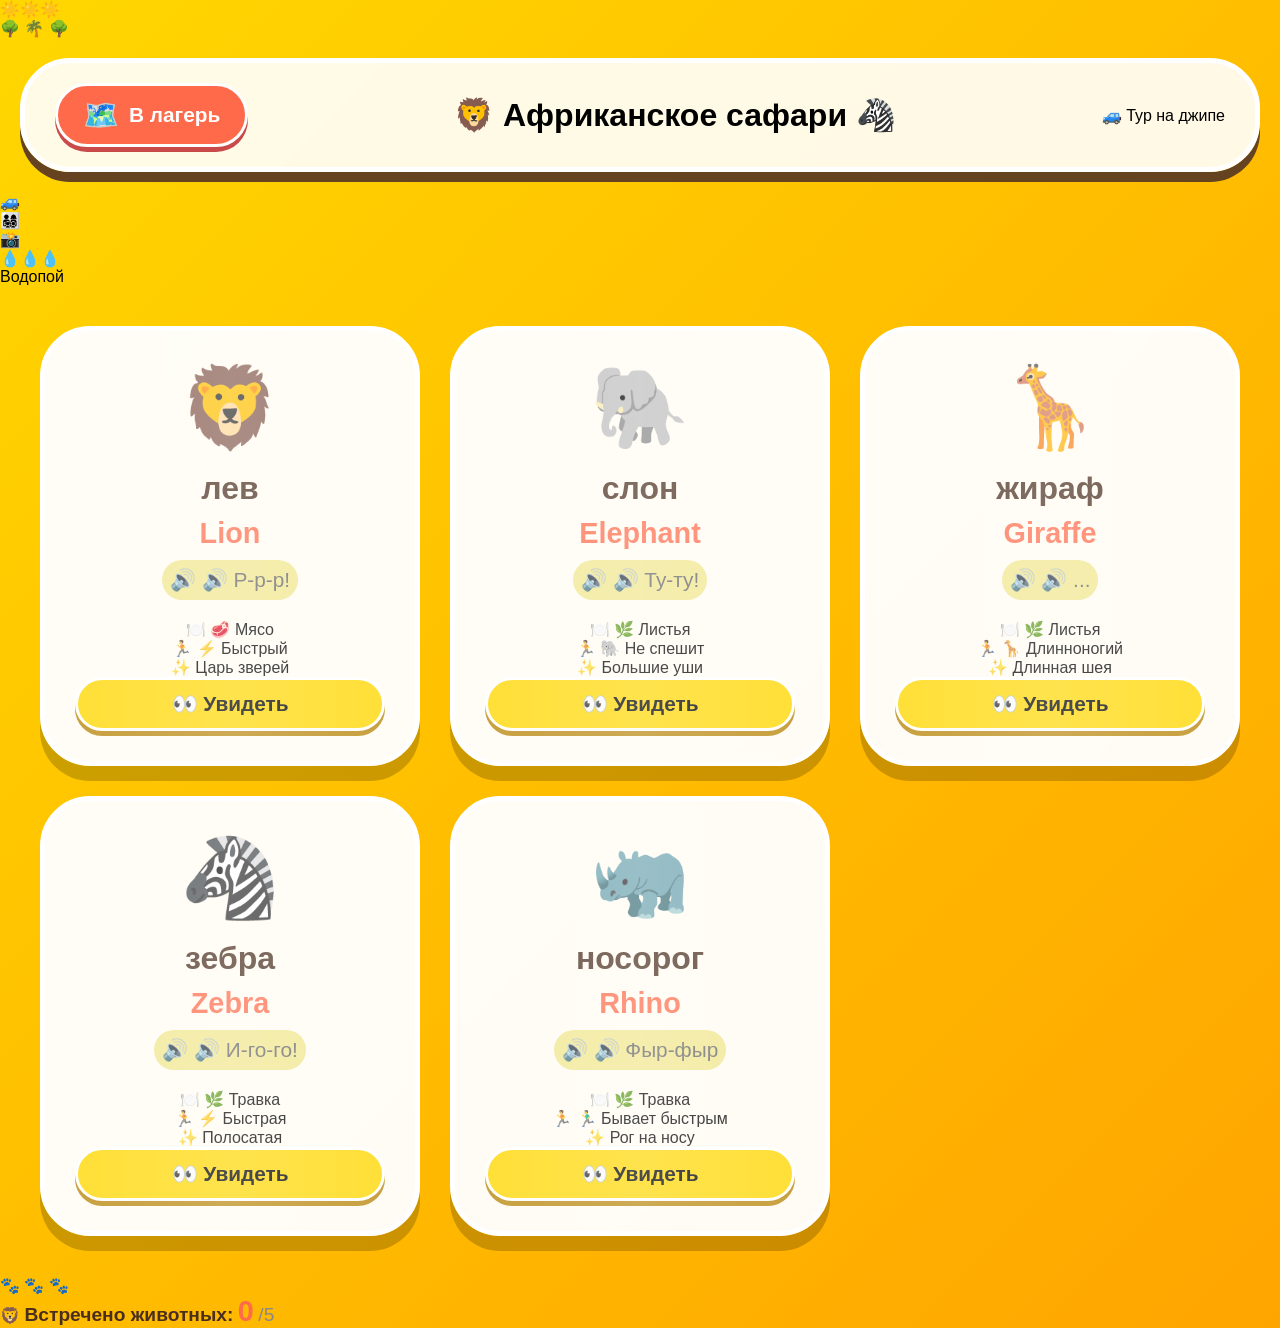
<file: safari.html>
<!DOCTYPE html>
<html lang="ru">
<head>
    <meta charset="UTF-8">
    <meta name="viewport" content="width=device-width, initial-scale=1.0">
    <title>🦁 Африканское сафари · Зоопарк</title>
    <link rel="stylesheet" href="style.css">
</head>
<body class="enclosure-page safari-page">
    <!-- Фон саванны -->
    <div class="savanna-bg">
        <div class="hot-sun">☀️☀️☀️</div>
        <div class="savanna-grass">
            <div class="grass-blade"></div>
            <div class="grass-blade"></div>
            <div class="grass-blade"></div>
            <div class="grass-blade"></div>
        </div>
        <div class="acacia-trees">
            <span class="acacia">🌳</span>
            <span class="acacia">🌴</span>
            <span class="acacia">🌳</span>
        </div>
        <div class="heat-wave"></div>
    </div>

    <!-- Шапка сафари -->
    <div class="enclosure-header">
        <a href="index.html" class="map-return">
            <span class="return-icon">🗺️</span>
            В лагерь
        </a>
        <h1 class="enclosure-title">
            <span class="title-deco">🦁</span>
            Африканское сафари
            <span class="title-deco">🦓</span>
        </h1>
        <div class="safari-jeep">
            <span class="jeep-icon">🚙</span>
            <span class="jeep-text">Тур на джипе</span>
        </div>
    </div>

    <!-- Зона сафари -->
    <div class="safari-zone">
        <!-- Джип с туристами -->
        <div class="tour-jeep">
            <div class="jeep">🚙</div>
            <div class="tourists">👨‍👩‍👧‍👦</div>
            <div class="camera-flash">📸</div>
        </div>

        <!-- Водопой -->
        <div class="watering-hole">
            <div class="water-pool">💧💧💧</div>
            <div class="water-label">Водопой</div>
        </div>

        <!-- Животные сафари -->
        <div class="safari-grid" id="safariGrid"></div>

        <!-- Следы на песке -->
        <div class="animal-tracks">
            <span class="track">🐾</span>
            <span class="track">🐾</span>
            <span class="track">🐾</span>
        </div>
    </div>

    <!-- Статистика -->
    <div class="enclosure-stats">
        <div class="stat-badge">
            <span class="stat-emoji">🦁</span>
            <span class="stat-label">Встречено животных:</span>
            <span class="stat-value" id="safariCount">0</span>
            <span class="stat-total">/5</span>
        </div>
    </div>

    <script>
        // База данных африканских животных
        const safariAnimals = [
            { 
                emoji: '🦁', 
                english: 'lion', 
                russian: 'лев', 
                sound: '🔊 Р-р-р!',
                food: '🥩 Мясо',
                speed: '⚡ Быстрый',
                trait: 'Царь зверей'
            },
            { 
                emoji: '🐘', 
                english: 'elephant', 
                russian: 'слон', 
                sound: '🔊 Ту-ту!',
                food: '🌿 Листья',
                speed: '🐘 Не спешит',
                trait: 'Большие уши'
            },
            { 
                emoji: '🦒', 
                english: 'giraffe', 
                russian: 'жираф', 
                sound: '🔊 ...',
                food: '🌿 Листья',
                speed: '🦒 Длинноногий',
                trait: 'Длинная шея'
            },
            { 
                emoji: '🦓', 
                english: 'zebra', 
                russian: 'зебра', 
                sound: '🔊 И-го-го!',
                food: '🌿 Травка',
                speed: '⚡ Быстрая',
                trait: 'Полосатая'
            },
            { 
                emoji: '🦏', 
                english: 'rhino', 
                russian: 'носорог', 
                sound: '🔊 Фыр-фыр',
                food: '🌿 Травка',
                speed: '🏃‍♂️ Бывает быстрым',
                trait: 'Рог на носу'
            }
        ];

        let studiedSafari = JSON.parse(localStorage.getItem('studiedSafari')) || [];

        function renderSafari() {
            const grid = document.getElementById('safariGrid');
            grid.innerHTML = '';
            
            safariAnimals.forEach((animal, index) => {
                const isLearned = studiedSafari.includes(animal.english);
                const card = document.createElement('div');
                card.className = `safari-card ${isLearned ? 'learned' : ''}`;
                card.setAttribute('data-animal', animal.english);
                
                card.innerHTML = `
                    <div class="safari-emoji">${animal.emoji}</div>
                    <div class="safari-name">${animal.russian}</div>
                    <div class="safari-english">${animal.english}</div>
                    <div class="safari-details">
                        <div class="safari-sound">🔊 ${animal.sound}</div>
                        <div class="safari-food">🍽️ ${animal.food}</div>
                        <div class="safari-speed">🏃 ${animal.speed}</div>
                        <div class="safari-trait">✨ ${animal.trait}</div>
                    </div>
                    <button class="learn-btn" onclick="learnSafari('${animal.english}')">
                        ${isLearned ? '✅ Встречено' : '👀 Увидеть'}
                    </button>
                `;
                
                grid.appendChild(card);
            });
            
            updateSafariCount();
        }

        window.learnSafari = function(animalName) {
            if (!studiedSafari.includes(animalName)) {
                studiedSafari.push(animalName);
                localStorage.setItem('studiedSafari', JSON.stringify(studiedSafari));
                
                let photos = JSON.parse(localStorage.getItem('photos')) || [];
                photos.push(`safari_${animalName}_${Date.now()}`);
                localStorage.setItem('photos', JSON.stringify(photos));
                
                let stars = parseInt(localStorage.getItem('stars')) || 0;
                stars += 1;
                localStorage.setItem('stars', stars);
                
                renderSafari();
            }
        };

        function updateSafariCount() {
            document.getElementById('safariCount').textContent = studiedSafari.length;
        }

        renderSafari();
    </script>
</body>
</html>
</file>
<file: style.css>
/* ===== ОСНОВНЫЕ СТИЛИ ===== */
* {
    margin: 0;
    padding: 0;
    box-sizing: border-box;
}

body {
    font-family: 'Segoe UI', 'Comic Sans MS', cursive, sans-serif;
    overflow-x: hidden;
    min-height: 100vh;
}

/* ===== АНИМИРОВАННЫЙ ФОН ===== */
.animated-bg {
    position: fixed;
    top: 0;
    left: 0;
    width: 100%;
    height: 100%;
    z-index: -1;
    overflow: hidden;
}

.sky-gradient {
    position: absolute;
    width: 100%;
    height: 100%;
    background: linear-gradient(135deg, #87CEEB 0%, #B0E2FF 50%, #E0F6FF 100%);
    animation: skyPulse 10s infinite alternate;
}

@keyframes skyPulse {
    0% { filter: brightness(1); }
    50% { filter: brightness(1.1); }
    100% { filter: brightness(1); }
}

/* ===== ОБЛАКА ===== */
.floating-clouds {
    position: absolute;
    width: 100%;
    height: 100%;
}

.cloud {
    position: absolute;
    font-size: 4rem;
    opacity: 0.7;
    animation: floatCloud linear infinite;
    filter: drop-shadow(5px 5px 5px rgba(0,0,0,0.1));
    white-space: nowrap;
}

@keyframes floatCloud {
    from { transform: translateX(-100px); }
    to { transform: translateX(calc(100vw + 100px)); }
}

/* ===== ЛЕТАЮЩИЕ ПТИЦЫ ===== */
.flying-birds {
    position: absolute;
    width: 100%;
    height: 100%;
    pointer-events: none;
}

.bird {
    position: absolute;
    font-size: 2rem;
    animation: flyBird 8s linear infinite;
    filter: drop-shadow(2px 2px 2px rgba(0,0,0,0.2));
}

@keyframes flyBird {
    0% {
        transform: translateX(-50px) translateY(0) rotate(0deg);
    }
    25% {
        transform: translateX(25vw) translateY(-30px) rotate(5deg);
    }
    50% {
        transform: translateX(50vw) translateY(0) rotate(0deg);
    }
    75% {
        transform: translateX(75vw) translateY(-20px) rotate(-5deg);
    }
    100% {
        transform: translateX(calc(100vw + 50px)) translateY(0) rotate(0deg);
    }
}

/* ===== СОЛНЦЕ С ЛУЧАМИ ===== */
.sun-with-rays {
    position: absolute;
    top: 20px;
    right: 50px;
    width: 100px;
    height: 100px;
}

.sun {
    position: absolute;
    font-size: 5rem;
    animation: spin 20s linear infinite;
}

@keyframes spin {
    from { transform: rotate(0deg); }
    to { transform: rotate(360deg); }
}

.ray {
    position: absolute;
    width: 4px;
    height: 30px;
    background: #FFD700;
    top: 40px;
    left: 45px;
    transform-origin: bottom;
    animation: rayPulse 2s infinite alternate;
}

.ray:nth-child(2) { transform: rotate(45deg); animation-delay: 0.2s; }
.ray:nth-child(3) { transform: rotate(90deg); animation-delay: 0.4s; }
.ray:nth-child(4) { transform: rotate(135deg); animation-delay: 0.6s; }
.ray:nth-child(5) { transform: rotate(180deg); animation-delay: 0.8s; }
.ray:nth-child(6) { transform: rotate(225deg); animation-delay: 1s; }
.ray:nth-child(7) { transform: rotate(270deg); animation-delay: 1.2s; }
.ray:nth-child(8) { transform: rotate(315deg); animation-delay: 1.4s; }
.ray:nth-child(9) { transform: rotate(360deg); animation-delay: 1.6s; }

@keyframes rayPulse {
    0% { opacity: 0.3; height: 20px; }
    100% { opacity: 1; height: 40px; }
}

/* ===== ГЛАВНЫЙ КОНТЕЙНЕР ===== */
.park-container {
    max-width: 1200px;
    margin: 20px auto;
    padding: 20px;
    position: relative;
    z-index: 1;
    backdrop-filter: blur(5px);
}

/* ===== ВХОД В ЗООПАРК ===== */
.entrance-gate {
    background: rgba(255, 215, 0, 0.9);
    border-radius: 60px;
    padding: 30px;
    margin-bottom: 30px;
    border: 8px solid white;
    box-shadow: 0 10px 0 #B8860B, 0 20px 30px rgba(0,0,0,0.2);
    transform-origin: center;
    animation: gateAppear 1s ease-out;
}

@keyframes gateAppear {
    from {
        opacity: 0;
        transform: scale(0.8) translateY(-50px);
    }
    to {
        opacity: 1;
        transform: scale(1) translateY(0);
    }
}

.park-title {
    font-size: 3rem;
    text-align: center;
    color: #4A2E1E;
    text-shadow: 3px 3px 0 white, 5px 5px 0 rgba(0,0,0,0.2);
    margin-bottom: 20px;
}

.title-animal {
    display: inline-block;
    font-size: 4rem;
    margin: 0 20px;
    animation: bounce 1s infinite;
}

@keyframes bounce {
    0%, 100% { transform: translateY(0); }
    50% { transform: translateY(-15px); }
}

/* ===== СМОТРИТЕЛЬ ЗООПАРКА ===== */
.zookeeper {
    display: flex;
    align-items: center;
    justify-content: center;
    gap: 20px;
    background: white;
    padding: 15px 30px;
    border-radius: 50px;
    border: 4px solid #FF6B4A;
    animation: wave 2s infinite;
}

@keyframes wave {
    0%, 100% { transform: rotate(0deg); }
    25% { transform: rotate(5deg); }
    75% { transform: rotate(-5deg); }
}

.keeper-emoji {
    font-size: 3rem;
    animation: blink 3s infinite;
}

@keyframes blink {
    0%, 90%, 100% { transform: scaleY(1); }
    95% { transform: scaleY(0.2); }
}

.keeper-text {
    font-size: 1.8rem;
    font-weight: 700;
    color: #4A2E1E;
}

/* ===== КАРТА ЗООПАРКА ===== */
.park-map {
    position: relative;
    background: #90EE90;
    border-radius: 70px;
    padding: 60px 40px;
    min-height: 600px;
    border: 10px solid #8B4513;
    box-shadow: 0 20px 0 #654321, inset 0 0 50px rgba(255,255,255,0.5);
    margin-bottom: 30px;
    overflow: hidden;
}

/* Анимированные дорожки */
.animated-path {
    position: absolute;
    width: 100%;
    height: 40px;
    overflow: hidden;
}

.path1 {
    top: 20%;
    left: 0;
    transform: skewY(-3deg);
}

.path2 {
    top: 50%;
    left: 0;
    transform: skewY(2deg);
}

.path3 {
    top: 70%;
    left: 0;
    transform: skewY(-1deg);
}

.footprints {
    position: absolute;
    font-size: 2rem;
    white-space: nowrap;
    animation: walkFootprints 15s linear infinite;
    color: #8B4513;
    opacity: 0.5;
}

@keyframes walkFootprints {
    from { transform: translateX(-100%); }
    to { transform: translateX(100%); }
}

/* ===== ВОЛЬЕРЫ ===== */
.enclosure {
    position: absolute;
    width: 200px;
    height: 200px;
    background: white;
    border-radius: 40px;
    text-decoration: none;
    color: #333;
    border: 5px solid white;
    box-shadow: 0 15px 0 rgba(0,0,0,0.2);
    transition: all 0.3s;
    cursor: pointer;
    overflow: hidden;
}

.enclosure:hover {
    transform: translateY(-15px) scale(1.05);
    box-shadow: 0 25px 0 rgba(0,0,0,0.2);
    z-index: 100;
}

.enclosure:hover .enclosure-hover {
    bottom: 0;
}

.enclosure-roof {
    position: absolute;
    top: -20px;
    left: 10%;
    width: 80%;
    height: 30px;
    background: #FF6B4A;
    border-radius: 20px 20px 0 0;
    border: 3px solid white;
}

.water-effect {
    background: #00BFFF;
    animation: waterWave 2s infinite;
}

@keyframes waterWave {
    0%, 100% { transform: translateY(0); }
    50% { transform: translateY(-5px); }
}

.enclosure-content {
    position: relative;
    z-index: 2;
    display: flex;
    flex-direction: column;
    align-items: center;
    justify-content: center;
    height: 100%;
    padding: 20px;
}

.enclosure-emoji {
    font-size: 4rem;
    margin-bottom: 10px;
    animation: wiggle 3s infinite;
}

@keyframes wiggle {
    0%, 100% { transform: rotate(0deg); }
    25% { transform: rotate(10deg); }
    75% { transform: rotate(-10deg); }
}

.enclosure-name {
    font-size: 1.4rem;
    font-weight: 700;
    text-align: center;
    margin-bottom: 10px;
    color: #4A2E1E;
}

.animal-previews {
    display: flex;
    gap: 5px;
    font-size: 1.5rem;
}

.animal-previews span {
    animation: peek 2s infinite;
}

@keyframes peek {
    0%, 100% { transform: translateY(0); }
    50% { transform: translateY(-5px); }
}

/* Расположение вольеров */
.birds-house {
    top: 10%;
    left: 10%;
    background: #FFB6C1;
}

.mammals-house {
    top: 15%;
    right: 15%;
    background: #B0E0E6;
}

.aquarium-house {
    bottom: 20%;
    left: 15%;
    background: #90EE90;
}

.safari-house {
    bottom: 25%;
    right: 10%;
    background: #FFD700;
}

.game-house {
    top: 45%;
    left: 40%;
    background: #FFA07A;
}

/* Ховер эффект */
.enclosure-hover {
    position: absolute;
    bottom: -50px;
    left: 0;
    width: 100%;
    background: #4CAF50;
    color: white;
    padding: 15px;
    text-align: center;
    transition: 0.3s;
    display: flex;
    align-items: center;
    justify-content: center;
    gap: 10px;
}

.hover-text {
    font-size: 1.2rem;
    font-weight: 700;
}

.hover-arrow {
    font-size: 1.5rem;
    animation: arrowMove 1s infinite;
}

@keyframes arrowMove {
    0%, 100% { transform: translateX(0); }
    50% { transform: translateX(5px); }
}

/* Летающие вокруг */
.flying-around {
    position: absolute;
    width: 100%;
    height: 100%;
    pointer-events: none;
}

.flyer {
    position: absolute;
    font-size: 1.5rem;
    animation: flyAround 5s infinite;
}

.flyer:nth-child(1) {
    top: -20px;
    left: 10%;
    animation-delay: 0s;
}

.flyer:nth-child(2) {
    bottom: -20px;
    right: 10%;
    animation-delay: 2s;
}

@keyframes flyAround {
    0%, 100% { transform: translate(0, 0) rotate(0deg); }
    25% { transform: translate(20px, -20px) rotate(10deg); }
    50% { transform: translate(-20px, 20px) rotate(-10deg); }
    75% { transform: translate(20px, 20px) rotate(5deg); }
}

/* Пузырьки для аквариума */
.bubbles-animation {
    position: absolute;
    width: 100%;
    height: 100%;
    top: 0;
    left: 0;
    pointer-events: none;
}

.bubble {
    position: absolute;
    width: 10px;
    height: 10px;
    background: rgba(255,255,255,0.6);
    border-radius: 50%;
    animation: bubble 3s infinite;
}

.bubble:nth-child(1) {
    left: 20%;
    bottom: -10px;
    animation-delay: 0s;
}

.bubble:nth-child(2) {
    left: 50%;
    bottom: -10px;
    animation-delay: 1s;
}

.bubble:nth-child(3) {
    left: 80%;
    bottom: -10px;
    animation-delay: 2s;
}

@keyframes bubble {
    0% {
        transform: translateY(0) scale(1);
        opacity: 1;
    }
    100% {
        transform: translateY(-150px) scale(2);
        opacity: 0;
    }
}

/* ===== ДЕРЕВЬЯ ===== */
.park-tree {
    position: absolute;
    font-size: 5rem;
    filter: drop-shadow(5px 5px 5px rgba(0,0,0,0.2));
    animation: sway 5s infinite alternate;
}

@keyframes sway {
    from { transform: rotate(-5deg); }
    to { transform: rotate(5deg); }
}

.tree1 { top: 5%; left: 5%; }
.tree2 { top: 3%; right: 5%; }
.tree3 { bottom: 5%; left: 8%; }
.tree4 { bottom: 5%; right: 8%; }

/* ===== СКАМЕЙКИ ===== */
.park-bench {
    position: absolute;
    font-size: 2.5rem;
    background: #8B4513;
    padding: 15px;
    border-radius: 30px;
    color: white;
}

.bench1 { bottom: 15%; left: 25%; }
.bench2 { bottom: 15%; right: 25%; }

/* ===== ФОНТАН ===== */
.water-fountain {
    position: absolute;
    top: 40%;
    left: 50%;
    transform: translateX(-50%);
    font-size: 3rem;
    display: flex;
    gap: 5px;
}

.fountain-water {
    animation: waterDrop 1s infinite;
}

.fountain-water:nth-child(1) { animation-delay: 0s; }
.fountain-water:nth-child(2) { animation-delay: 0.3s; }
.fountain-water:nth-child(3) { animation-delay: 0.6s; }

@keyframes waterDrop {
    0%, 100% { transform: translateY(0); opacity: 1; }
    50% { transform: translateY(-20px); opacity: 0.5; }
}

/* ===== ИНФОРМАЦИОННАЯ ТАБЛИЧКА ===== */
.information-board {
    position: absolute;
    bottom: 10%;
    left: 10%;
    background: #8B4513;
    color: white;
    padding: 15px 25px;
    border-radius: 30px;
    display: flex;
    align-items: center;
    gap: 10px;
    border: 3px solid #FFD700;
    animation: pulse 2s infinite;
}

@keyframes pulse {
    0%, 100% { transform: scale(1); }
    50% { transform: scale(1.05); }
}

.info-icon {
    font-size: 2rem;
}

.info-text {
    font-size: 1.3rem;
    font-weight: 700;
}

/* ===== СТАТИСТИКА ПУТЕШЕСТВЕННИКА ===== */
.traveler-stats {
    margin: 30px 0;
}

.stats-card {
    background: rgba(255,255,255,0.95);
    border-radius: 50px;
    padding: 25px;
    border: 5px solid #FFD700;
    box-shadow: 0 10px 0 #B8860B;
    backdrop-filter: blur(5px);
}

.stats-header {
    display: flex;
    align-items: center;
    gap: 15px;
    margin-bottom: 20px;
    font-size: 2rem;
    color: #4A2E1E;
}

.stats-emoji {
    font-size: 3rem;
    animation: bounce 2s infinite;
}

.stats-title {
    font-weight: 700;
}

.stats-content {
    display: flex;
    justify-content: space-around;
    flex-wrap: wrap;
    gap: 20px;
}

.stat-item {
    background: #F0E68C;
    padding: 15px 25px;
    border-radius: 40px;
    display: flex;
    align-items: center;
    gap: 10px;
    border: 3px solid white;
    box-shadow: 0 5px 0 #B8860B;
    transition: 0.2s;
}

.stat-item:hover {
    transform: translateY(-5px);
    box-shadow: 0 10px 0 #B8860B;
}

.stat-icon {
    font-size: 2rem;
}

.stat-label {
    font-size: 1.2rem;
    font-weight: 600;
    color: #4A2E1E;
}

.stat-value {
    font-size: 1.8rem;
    font-weight: 700;
    color: #FF6B4A;
}

.stat-total {
    font-size: 1.2rem;
    color: #888;
}

/* ===== БЕГУЩАЯ СТРОКА ===== */
.animals-ticker {
    background: rgba(0,0,0,0.7);
    border-radius: 50px;
    padding: 15px;
    margin-top: 30px;
    overflow: hidden;
    border: 3px solid #FFD700;
}

.ticker-content {
    display: flex;
    gap: 50px;
    animation: ticker 20s linear infinite;
    white-space: nowrap;
}

.ticker-content span {
    color: white;
    font-size: 1.5rem;
    font-weight: 600;
    padding: 0 10px;
}

@keyframes ticker {
    from { transform: translateX(0); }
    to { transform: translateX(-50%); }
}

/* ===== СТИЛИ ДЛЯ ВОЛЬЕРОВ ===== */
.enclosure-page {
    min-height: 100vh;
    position: relative;
}

.enclosure-header {
    display: flex;
    justify-content: space-between;
    align-items: center;
    background: rgba(255,255,255,0.9);
    padding: 20px 30px;
    border-radius: 50px;
    margin: 20px;
    border: 5px solid white;
    box-shadow: 0 10px 0 #654321;
    backdrop-filter: blur(5px);
    animation: slideDown 0.5s ease-out;
}

@keyframes slideDown {
    from {
        transform: translateY(-100px);
        opacity: 0;
    }
    to {
        transform: translateY(0);
        opacity: 1;
    }
}

.map-return {
    background: #FF6B4A;
    color: white;
    text-decoration: none;
    padding: 12px 25px;
    border-radius: 40px;
    font-size: 1.3rem;
    font-weight: 700;
    border: 3px solid white;
    box-shadow: 0 5px 0 #C94A4A;
    transition: 0.2s;
    display: flex;
    align-items: center;
    gap: 10px;
}

.map-return:hover {
    transform: translateY(-5px);
    box-shadow: 0 10px 0 #C94A4A;
}

.map-return:active {
    transform: translateY(5px);
    box-shadow: 0 0px 0 #C94A4A;
}

.return-icon {
    font-size: 1.8rem;
}

/* ===== СЕТКИ ЖИВОТНЫХ ===== */
.birds-grid, .mammals-grid, .fish-grid, .safari-grid {
    display: grid;
    grid-template-columns: repeat(auto-fit, minmax(280px, 1fr));
    gap: 30px;
    padding: 40px;
    animation: fadeIn 0.8s ease-out;
}

@keyframes fadeIn {
    from { opacity: 0; }
    to { opacity: 1; }
}

.bird-card, .mammal-card, .fish-card, .safari-card {
    background: rgba(255,255,255,0.95);
    border-radius: 50px;
    padding: 30px;
    text-align: center;
    border: 5px solid white;
    box-shadow: 0 15px 0 rgba(0,0,0,0.2);
    transition: 0.3s;
    backdrop-filter: blur(5px);
    position: relative;
    overflow: hidden;
}

.bird-card:hover, .mammal-card:hover, .fish-card:hover, .safari-card:hover {
    transform: translateY(-15px) scale(1.03);
    box-shadow: 0 25px 0 rgba(0,0,0,0.2);
}

.bird-card::before, .mammal-card::before, .fish-card::before, .safari-card::before {
    content: '';
    position: absolute;
    top: -50%;
    left: -50%;
    width: 200%;
    height: 200%;
    background: linear-gradient(45deg, transparent, rgba(255,255,255,0.3), transparent);
    transform: rotate(45deg);
    animation: shine 3s infinite;
    pointer-events: none;
}

@keyframes shine {
    0% { transform: translateX(-100%) rotate(45deg); }
    20%, 100% { transform: translateX(100%) rotate(45deg); }
}

.bird-card.learned, .mammal-card.learned, .fish-card.learned, .safari-card.learned {
    background: #90EE90;
    border-color: #32CD32;
}

/* Эмодзи животных */
.bird-emoji, .mammal-emoji, .fish-emoji, .safari-emoji {
    font-size: 5rem;
    margin-bottom: 15px;
    animation: float 3s infinite;
}

@keyframes float {
    0%, 100% { transform: translateY(0); }
    50% { transform: translateY(-10px); }
}

.bird-name, .mammal-name, .fish-name, .safari-name {
    font-size: 2rem;
    font-weight: 700;
    color: #4A2E1E;
    margin-bottom: 10px;
}

.bird-english, .mammal-english, .fish-english, .safari-english {
    font-size: 1.8rem;
    color: #FF6B4A;
    margin-bottom: 10px;
    text-transform: capitalize;
    font-weight: 600;
}

.bird-sound, .mammal-food, .fish-color, .safari-sound {
    font-size: 1.3rem;
    color: #666;
    margin-bottom: 20px;
    background: #F0E68C;
    padding: 8px;
    border-radius: 30px;
    display: inline-block;
}

/* Кнопка изучения */
.learn-btn {
    background: #FFD700;
    border: none;
    padding: 12px 30px;
    border-radius: 40px;
    font-size: 1.3rem;
    font-weight: 700;
    cursor: pointer;
    border: 3px solid white;
    box-shadow: 0 5px 0 #B8860B;
    transition: 0.1s;
    width: 100%;
}

.learn-btn:hover {
    transform: translateY(-3px);
    box-shadow: 0 8px 0 #B8860B;
}

.learn-btn:active {
    transform: translateY(5px);
    box-shadow: 0 2px 0 #B8860B;
}

/* ===== СПЕЦИАЛЬНЫЕ ЭФФЕКТЫ ДЛЯ ВОЛЬЕРОВ ===== */

/* Птицы */
.birds-page {
    background: linear-gradient(135deg, #87CEEB, #B0E2FF);
    position: relative;
}

.birds-page::before {
    content: '';
    position: fixed;
    top: 0;
    left: 0;
    width: 100%;
    height: 100%;
    background: repeating-linear-gradient(45deg, transparent, transparent 20px, rgba(255,255,255,0.1) 20px, rgba(255,255,255,0.1) 40px);
    pointer-events: none;
}

/* Млекопитающие */
.mammals-page {
    background: linear-gradient(135deg, #90EE90, #32CD32);
    position: relative;
}

.mammals-page::after {
    content: '🌿🌿🌿';
    position: fixed;
    bottom: 0;
    left: 0;
    width: 100%;
    font-size: 3rem;
    color: rgba(255,255,255,0.2);
    white-space: nowrap;
    animation: sway 10s infinite;
}

/* Аквариум */
.aquarium-page {
    background: linear-gradient(135deg, #00BFFF, #1E90FF);
    position: relative;
}

.aquarium-page .bubbles {
    position: fixed;
    width: 100%;
    height: 100%;
    pointer-events: none;
}

.aquarium-page .bubble {
    position: absolute;
    background: rgba(255,255,255,0.3);
    border-radius: 50%;
    animation: bubbleUp 4s infinite;
}

@keyframes bubbleUp {
    0% {
        width: 0;
        height: 0;
        bottom: -10px;
        opacity: 0.5;
    }
    100% {
        width: 50px;
        height: 50px;
        bottom: 100%;
        opacity: 0;
    }
}

/* Сафари */
.safari-page {
    background: linear-gradient(135deg, #FFD700, #FFA500);
    position: relative;
}

.safari-page .grass {
    position: fixed;
    bottom: 0;
    width: 100%;
    height: 100px;
    background: linear-gradient(to top, #228B22, #32CD32);
    clip-path: polygon(0% 100%, 2% 80%, 4% 100%, 6% 70%, 8% 100%, 10% 75%, 12% 100%, 14% 65%, 16% 100%, 18% 70%, 20% 100%);
    animation: grassWave 3s infinite alternate;
}

@keyframes grassWave {
    from { clip-path: polygon(0% 100%, 2% 80%, 4% 100%, 6% 70%, 8% 100%, 10% 75%, 12% 100%, 14% 65%, 16% 100%, 18% 70%, 20% 100%); }
    to { clip-path: polygon(0% 100%, 2% 85%, 4% 100%, 6% 75%, 8% 100%, 10% 80%, 12% 100%, 14% 70%, 16% 100%, 18% 75%, 20% 100%); }
}

/* Игровая страница */
.game-page {
    background: linear-gradient(135deg, #FFB6C1, #FF69B4);
}

/* ===== ИГРОВАЯ ЗОНА ===== */
.game-zone {
    background: rgba(255,255,255,0.9);
    border-radius: 60px;
    padding: 50px;
    margin: 40px;
    border: 5px solid white;
    box-shadow: 0 20px 0 #FF1493, inset 0 0 30px rgba(255,255,255,0.8);
    backdrop-filter: blur(5px);
}

.food-items {
    display: flex;
    justify-content: center;
    flex-wrap: wrap;
    gap: 30px;
    margin: 40px 0;
    padding: 30px;
    background: #F0E68C;
    border-radius: 50px;
    border: 4px dashed #FF6B4A;
}

.food-item {
    font-size: 4rem;
    cursor: grab;
    transition: all 0.2s;
    filter: drop-shadow(5px 5px 0 rgba(0,0,0,0.2));
    animation: foodFloat 2s infinite;
}

@keyframes foodFloat {
    0%, 100% { transform: translateY(0); }
    50% { transform: translateY(-10px); }
}

.food-item:hover {
    transform: scale(1.2) rotate(10deg);
}

.food-item:active {
    cursor: grabbing;
    transform: scale(0.9);
}

.hungry-animals {
    display: flex;
    justify-content: center;
    flex-wrap: wrap;
    gap: 40px;
    margin: 40px 0;
    min-height: 200px;
}

.animal-slot {
    text-align: center;
    padding: 25px;
    background: rgba(255,255,255,0.3);
    border-radius: 40px;
    font-size: 5rem;
    position: relative;
    border: 4px solid white;
    box-shadow: 0 8px 0 #C94A4A;
    transition: 0.2s;
    min-width: 150px;
}

.animal-slot:hover {
    transform: scale(1.05);
    box-shadow: 0 12px 0 #C94A4A;
}

.animal-slot.fed {
    opacity: 0.6;
    filter: grayscale(0.5);
    position: relative;
}

.animal-slot.fed::after {
    content: '✅';
    position: absolute;
    top: -10px;
    right: -10px;
    font-size: 2rem;
    background: white;
    border-radius: 50%;
    padding: 5px;
    animation: pop 0.3s;
}

@keyframes pop {
    from { transform: scale(0); }
    to { transform: scale(1); }
}

.animal-slot::before {
    content: attr(data-hungry);
    position: absolute;
    bottom: -30px;
    left: 50%;
    transform: translateX(-50%);
    font-size: 1.3rem;
    background: white;
    padding: 8px 15px;
    border-radius: 30px;
    white-space: nowrap;
    border: 2px solid #FF6B4A;
    box-shadow: 0 3px 0 #C94A4A;
}

.game-message {
    font-size: 2.2rem;
    margin: 40px;
    padding: 25px;
    background: #F0E68C;
    border-radius: 50px;
    border: 4px dashed #FF6B4A;
    text-align: center;
    font-weight: 700;
    animation: messagePulse 2s infinite;
}

@keyframes messagePulse {
    0%, 100% { transform: scale(1); }
    50% { transform: scale(1.02); }
}

/* ===== АДАПТИВНОСТЬ ===== */
@media (max-width: 768px) {
    .park-title {
        font-size: 2rem;
    }
    
    .enclosure {
        position: relative;
        margin: 20px auto;
    }
    
    .park-map {
        display: flex;
        flex-direction: column;
        align-items: center;
        min-height: auto;
    }
    
    .animated-path {
        display: none;
    }
    
    .enclosure-header {
        flex-direction: column;
        gap: 15px;
        text-align: center;
    }
    
    .game-zone {
        padding: 20px;
        margin: 20px;
    }
    
    .food-items {
        gap: 15px;
    }
    
    .food-item {
        font-size: 2.5rem;
    }
    
    .animal-slot {
        font-size: 3rem;
        min-width: 100px;
    }
    
    .stats-content {
        flex-direction: column;
    }
    
    .stat-item {
        width: 100%;
    }
}

/* ===== ДОПОЛНИТЕЛЬНЫЕ АНИМАЦИИ ===== */
@keyframes glow {
    0%, 100% { filter: brightness(1); }
    50% { filter: brightness(1.2); }
}

@keyframes shake {
    0%, 100% { transform: translateX(0); }
    25% { transform: translateX(-5px); }
    75% { transform: translateX(5px); }
}

/* Стили для фотоаппарата */
.camera-icon {
    font-size: 2rem;
    cursor: pointer;
    transition: 0.2s;
    animation: cameraFlash 3s infinite;
}

@keyframes cameraFlash {
    0%, 90%, 100% { transform: scale(1); }
    95% { transform: scale(1.2); filter: brightness(1.5); }
}

/* Конец стилей */
</file>
